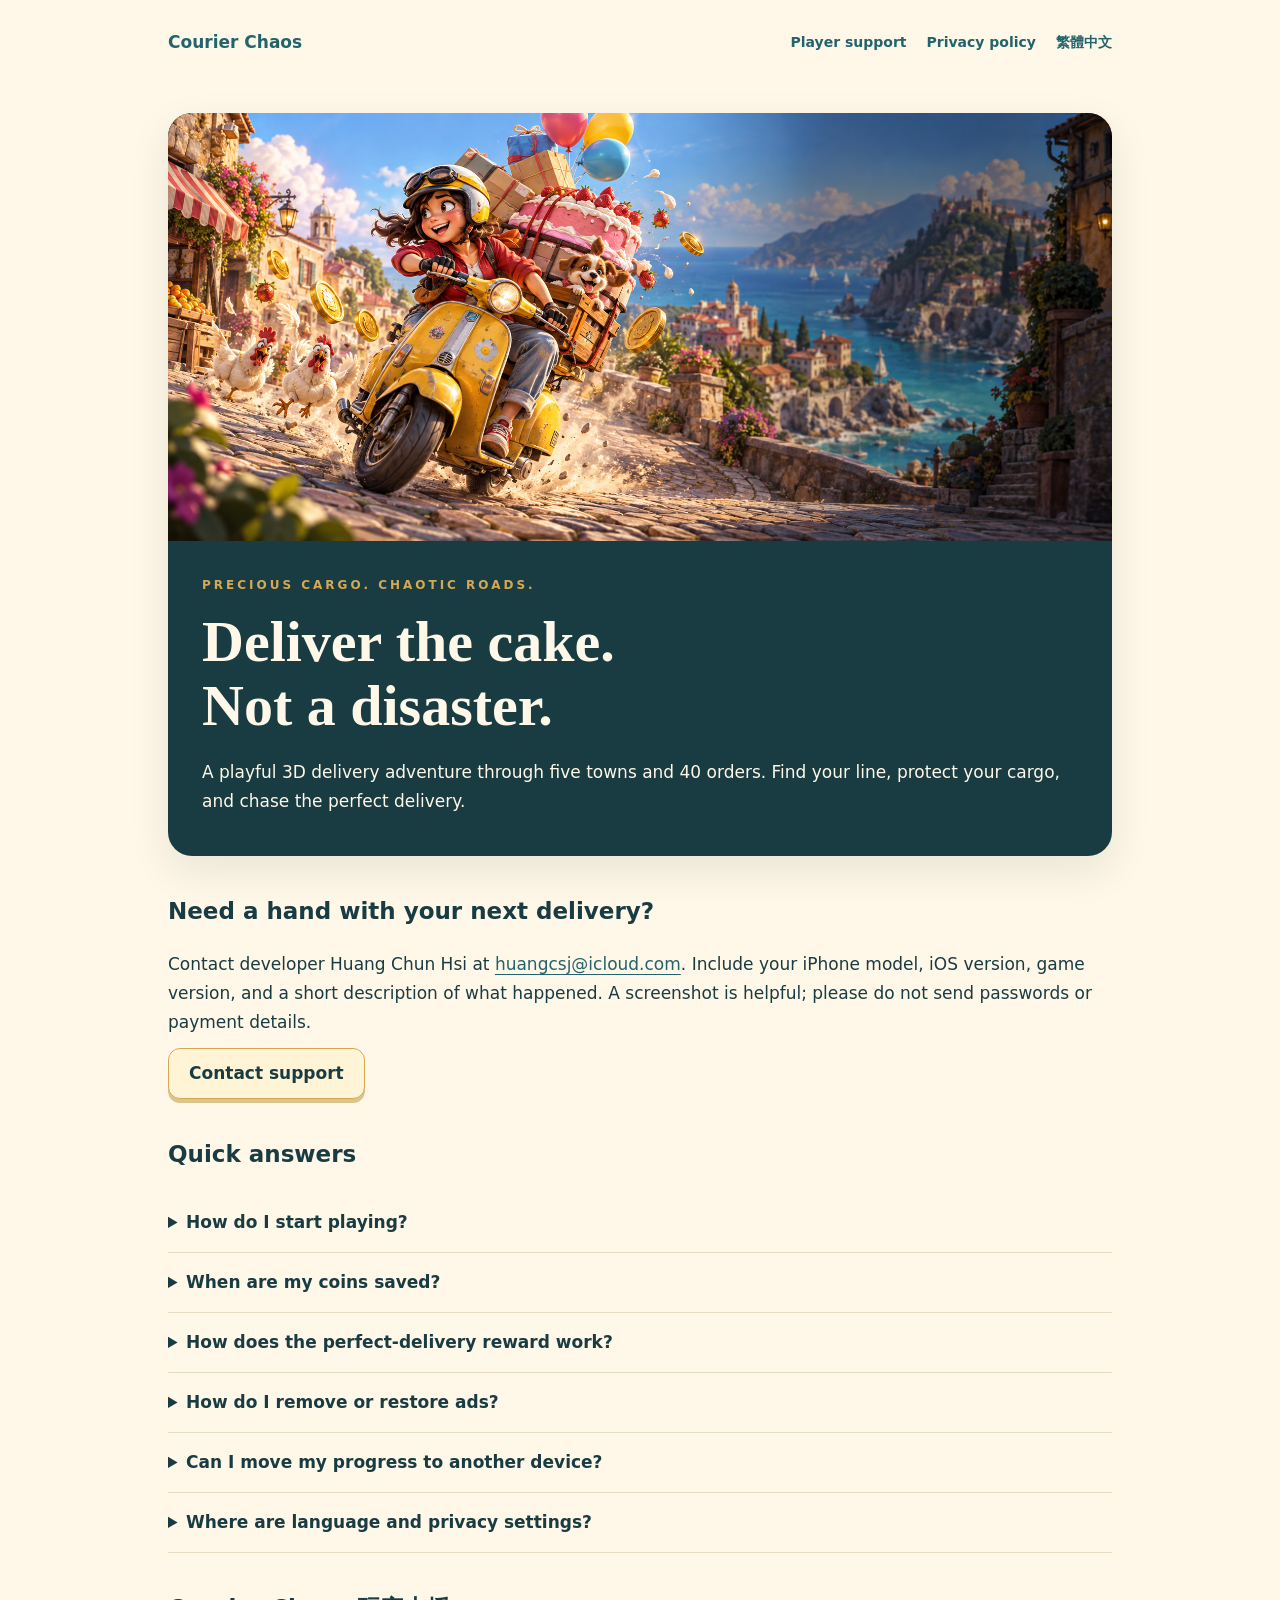
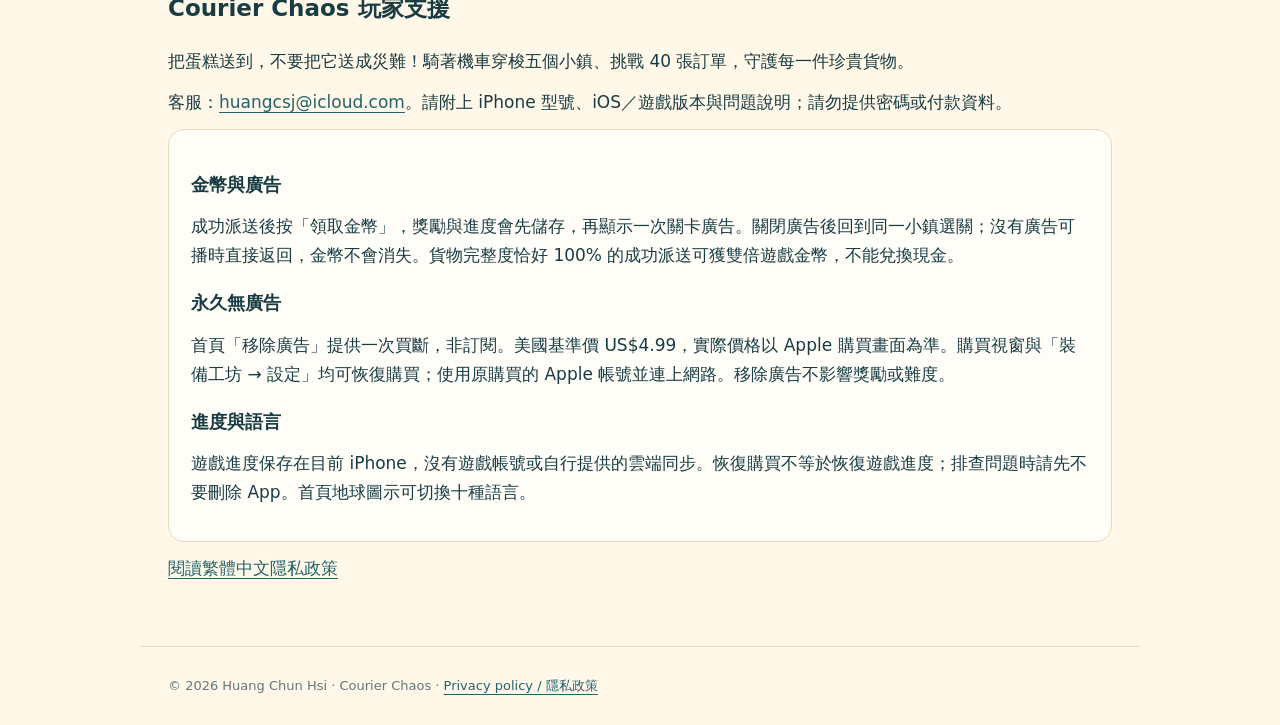
<file: index.html>
<!doctype html><html lang="en"><head><meta charset="utf-8"><meta name="viewport" content="width=device-width,initial-scale=1"><meta name="description" content="Courier Chaos player support: deliver precious cargo across five towns, restore your ad-free purchase, and learn how your information is handled."><title>Courier Chaos — Player Support</title><link rel="stylesheet" href="style.css"></head><body>
<header><a href="index.html">Courier Chaos</a><nav aria-label="Main navigation"><a href="#support">Player support</a><a href="privacy.html">Privacy policy</a><a href="#zh" lang="zh-Hant">繁體中文</a></nav></header>
<main><div class="hero"><img src="courier-hero.png" alt="A female courier on a scooter, balancing a cake and parcels in a lively coastal town"><div><span class="eyebrow">PRECIOUS CARGO. CHAOTIC ROADS.</span><h1>Deliver the cake.<br>Not a disaster.</h1><p>A playful 3D delivery adventure through five towns and 40 orders. Find your line, protect your cargo, and chase the perfect delivery.</p></div></div>
<section id="support"><h2>Need a hand with your next delivery?</h2><p>Contact developer Huang Chun Hsi at <a href="mailto:huangcsj@icloud.com">huangcsj@icloud.com</a>. Include your iPhone model, iOS version, game version, and a short description of what happened. A screenshot is helpful; please do not send passwords or payment details.</p><a class="button" href="mailto:huangcsj@icloud.com?subject=Courier%20Chaos%20Support">Contact support</a></section>
<section><h2>Quick answers</h2>
<details><summary>How do I start playing?</summary><p>Choose Start Delivery, tap the first unlocked town, and select an available order. Hold the throttle to ride; use steering and the brake to protect your cargo. New players begin with the first order and unlock the route forward by making successful deliveries.</p></details>
<details><summary>When are my coins saved?</summary><p>After a successful delivery, tap Claim Coins. The reward and progress are saved before a single end-of-level ad is shown. Closing the ad returns you to the same town's order selection. If an ad is unavailable or cannot be presented, you keep your coins and return without waiting for one.</p></details>
<details><summary>How does the perfect-delivery reward work?</summary><p>A successful delivery with exactly 100% cargo integrity earns a perfect-delivery celebration and twice the normal coin reward. Coins are game currency only, not real money.</p></details>
<details><summary>How do I remove or restore ads?</summary><p>Choose Remove Ads on the home screen for the optional permanent, one-time purchase. It is not a subscription and does not change rewards or difficulty. The U.S. base price is US$4.99; Apple displays your local price before purchase. Restore Purchases is available in the purchase panel and in Workshop → Settings. Use the Apple Account associated with the purchase and an internet connection.</p></details>
<details><summary>Can I move my progress to another device?</summary><p>Game progress, coins, equipment, settings, and language choice are stored locally on the current iPhone. The game does not provide an account or its own cloud-sync service. Restoring the ad-free purchase does not restore game progress. Please avoid deleting the app while troubleshooting.</p></details>
<details><summary>Where are language and privacy settings?</summary><p>Tap the globe on the home screen to select one of ten languages. Open Workshop → Settings for music, sound, haptics, and privacy links. Advertising privacy choices appear there when Google's consent service requires them for your region.</p></details>
</section>
<section id="zh" lang="zh-Hant"><h2>Courier Chaos 玩家支援</h2><p>把蛋糕送到，不要把它送成災難！騎著機車穿梭五個小鎮、挑戰 40 張訂單，守護每一件珍貴貨物。</p><p>客服：<a href="mailto:huangcsj@icloud.com">huangcsj@icloud.com</a>。請附上 iPhone 型號、iOS／遊戲版本與問題說明；請勿提供密碼或付款資料。</p><aside><h3>金幣與廣告</h3><p>成功派送後按「領取金幣」，獎勵與進度會先儲存，再顯示一次關卡廣告。關閉廣告後回到同一小鎮選關；沒有廣告可播時直接返回，金幣不會消失。貨物完整度恰好 100% 的成功派送可獲雙倍遊戲金幣，不能兌換現金。</p><h3>永久無廣告</h3><p>首頁「移除廣告」提供一次買斷，非訂閱。美國基準價 US$4.99，實際價格以 Apple 購買畫面為準。購買視窗與「裝備工坊 → 設定」均可恢復購買；使用原購買的 Apple 帳號並連上網路。移除廣告不影響獎勵或難度。</p><h3>進度與語言</h3><p>遊戲進度保存在目前 iPhone，沒有遊戲帳號或自行提供的雲端同步。恢復購買不等於恢復遊戲進度；排查問題時請先不要刪除 App。首頁地球圖示可切換十種語言。</p></aside><p><a href="privacy.html#zh">閱讀繁體中文隱私政策</a></p></section>
</main><footer>© 2026 Huang Chun Hsi · Courier Chaos · <a href="privacy.html">Privacy policy / 隱私政策</a></footer></body></html>
</file>
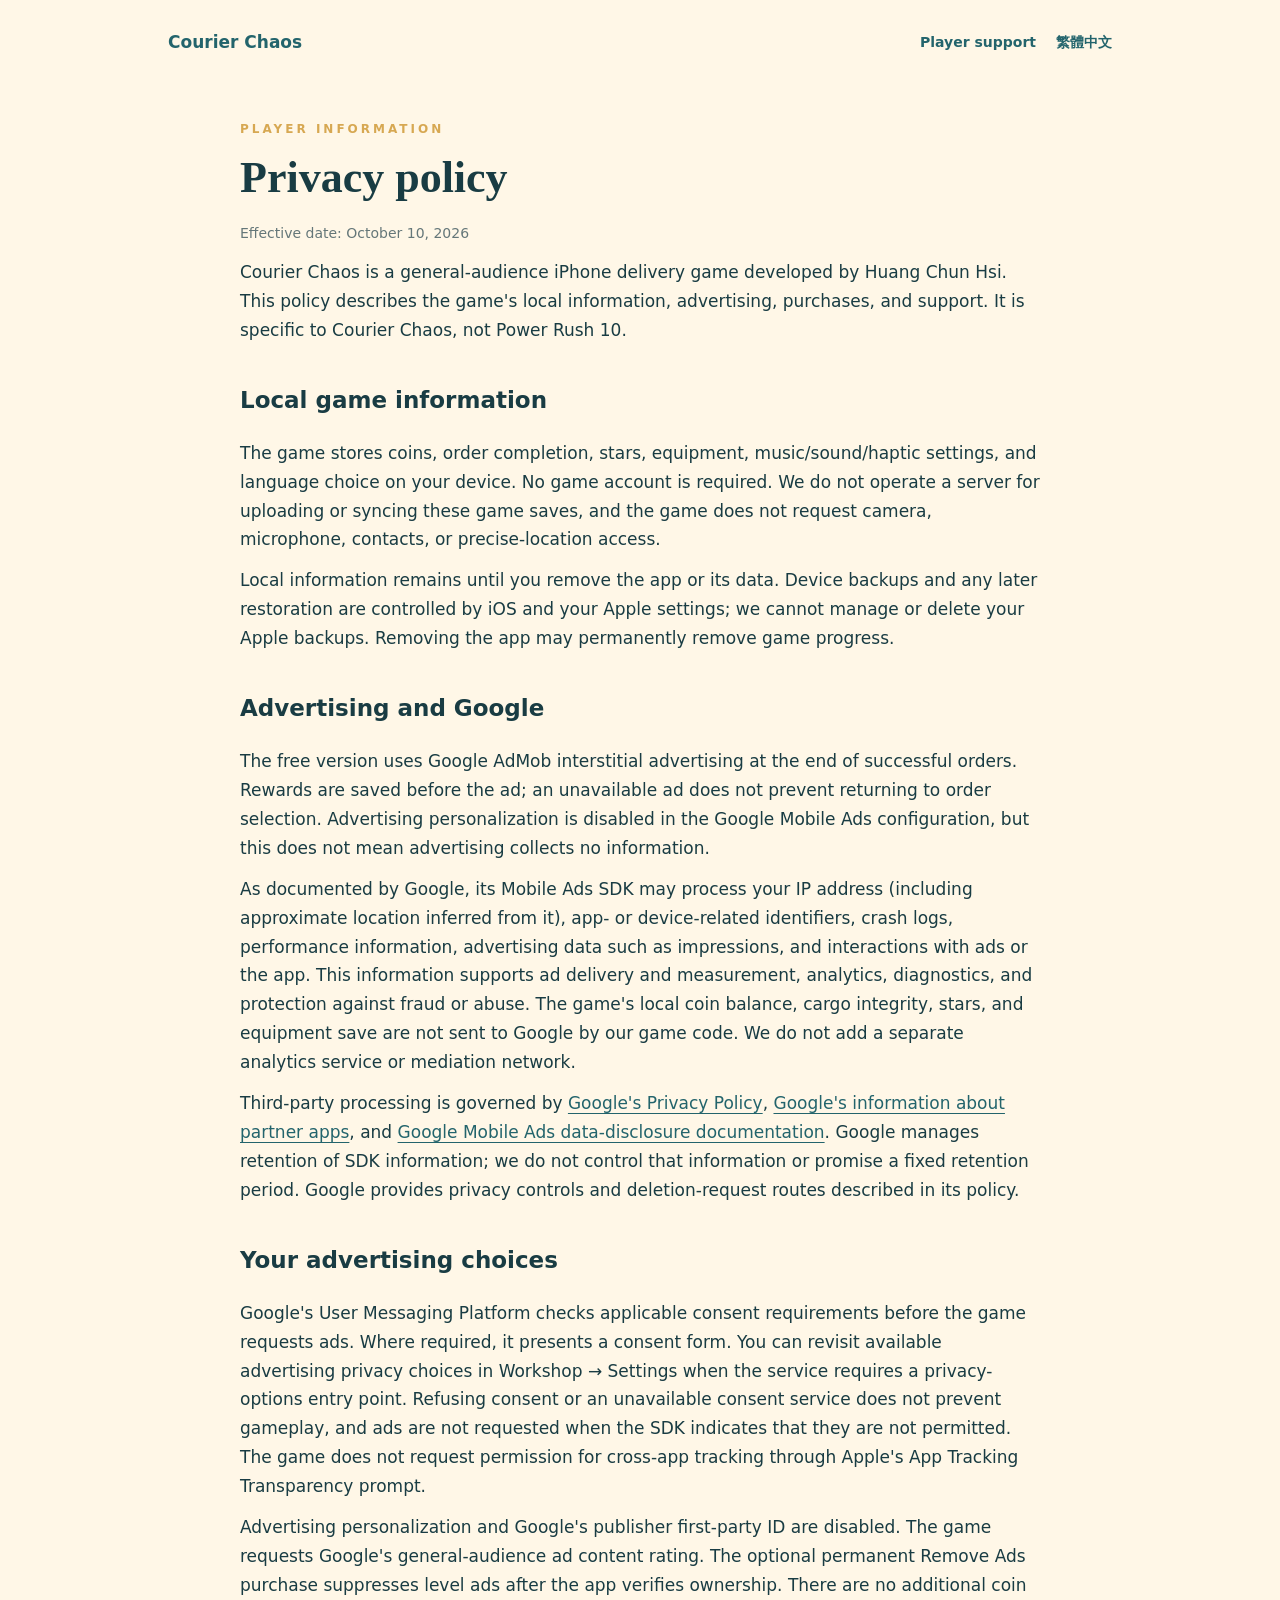
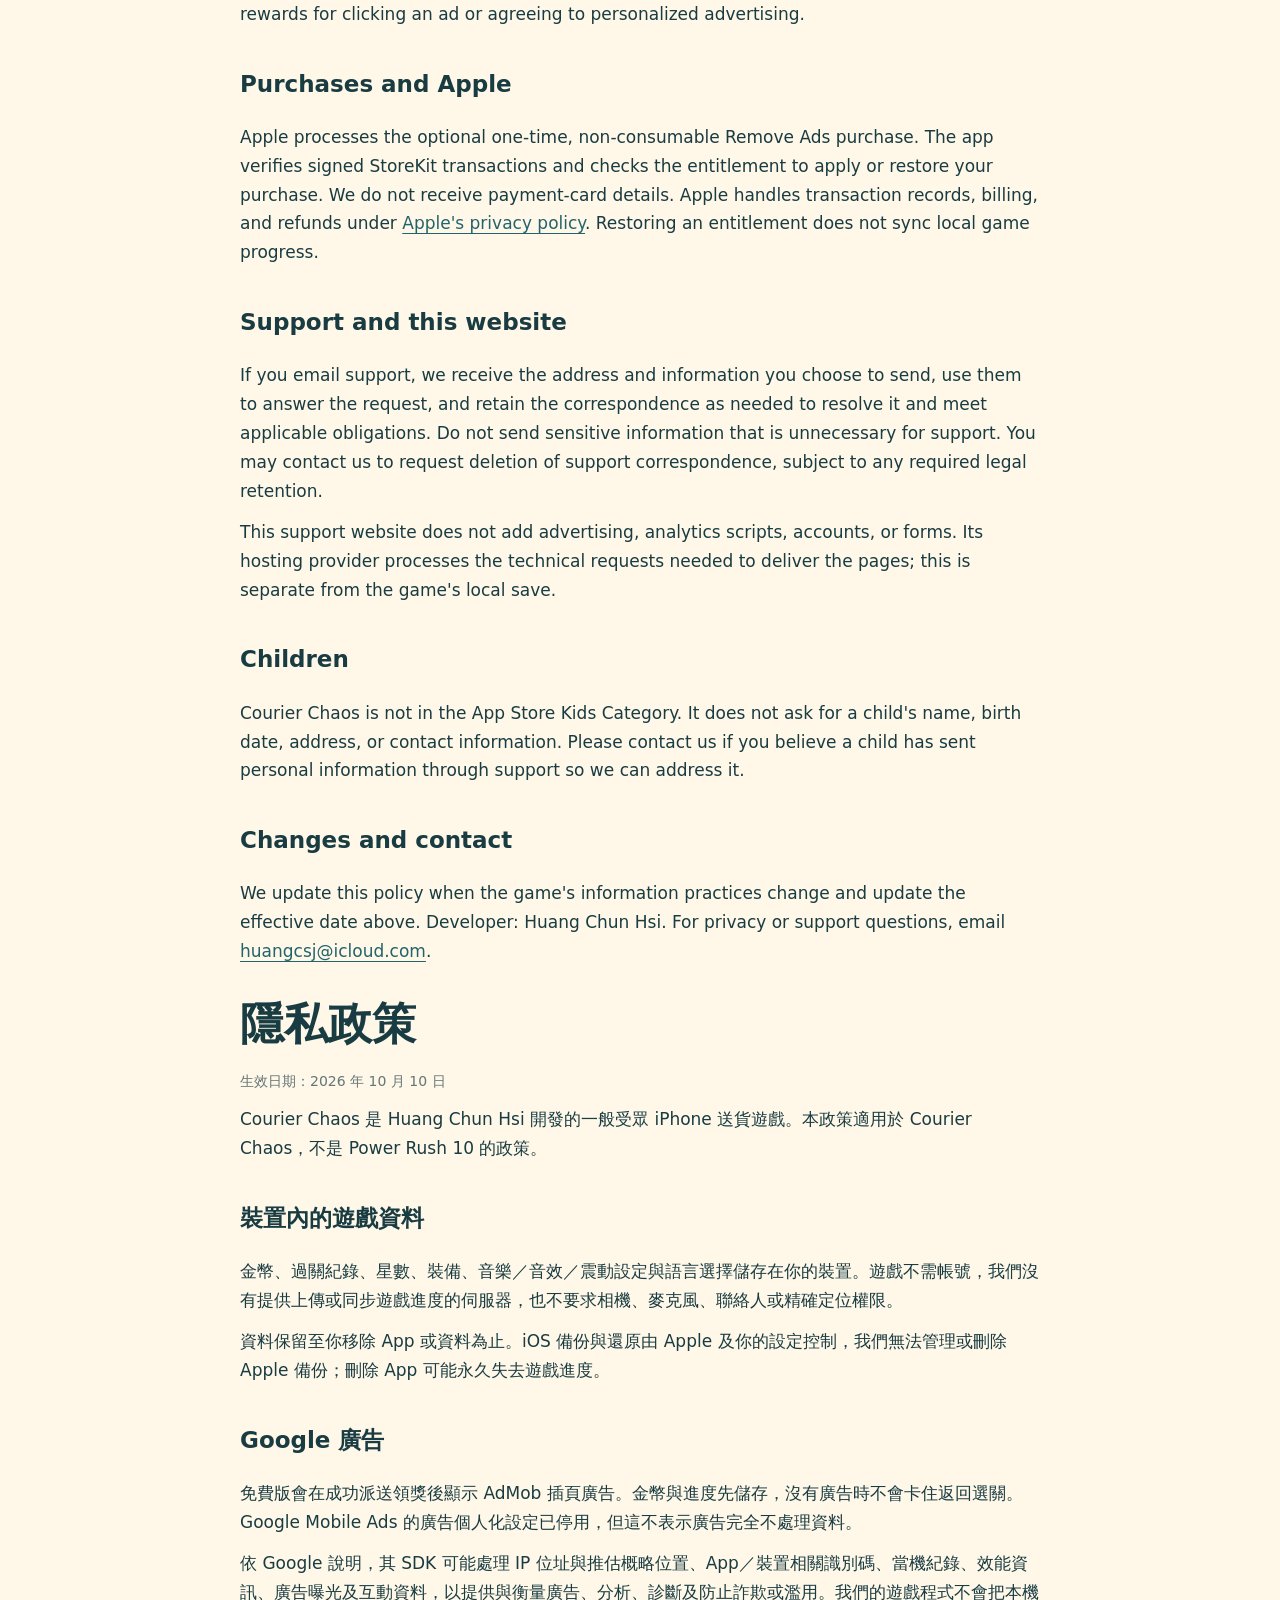
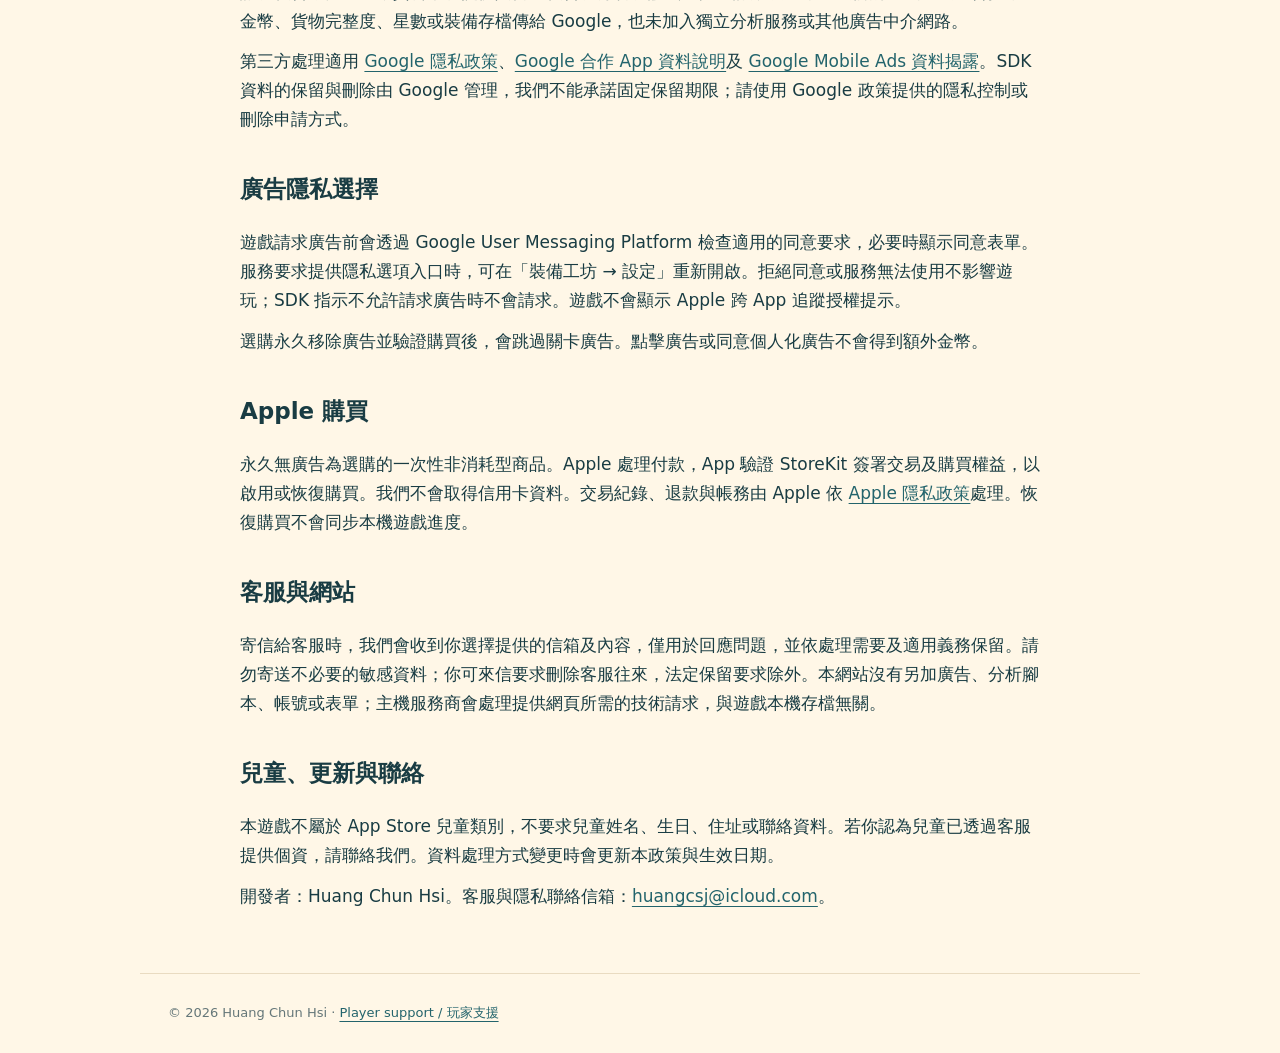
<file: privacy.html>
<!doctype html><html lang="en"><head><meta charset="utf-8"><meta name="viewport" content="width=device-width,initial-scale=1"><meta name="description" content="Courier Chaos privacy policy covering local game saves, Google AdMob advertising, Apple purchases, privacy choices, and support contact."><title>Courier Chaos — Privacy Policy</title><link rel="stylesheet" href="style.css"></head><body><header><a href="index.html">Courier Chaos</a><nav aria-label="Main navigation"><a href="index.html#support">Player support</a><a href="#zh" lang="zh-Hant">繁體中文</a></nav></header><main><article>
<span class="eyebrow">PLAYER INFORMATION</span><h1>Privacy policy</h1><p class="muted">Effective date: October 10, 2026</p><p>Courier Chaos is a general-audience iPhone delivery game developed by Huang Chun Hsi. This policy describes the game's local information, advertising, purchases, and support. It is specific to Courier Chaos, not Power Rush 10.</p>
<h2>Local game information</h2><p>The game stores coins, order completion, stars, equipment, music/sound/haptic settings, and language choice on your device. No game account is required. We do not operate a server for uploading or syncing these game saves, and the game does not request camera, microphone, contacts, or precise-location access.</p><p>Local information remains until you remove the app or its data. Device backups and any later restoration are controlled by iOS and your Apple settings; we cannot manage or delete your Apple backups. Removing the app may permanently remove game progress.</p>
<h2>Advertising and Google</h2><p>The free version uses Google AdMob interstitial advertising at the end of successful orders. Rewards are saved before the ad; an unavailable ad does not prevent returning to order selection. Advertising personalization is disabled in the Google Mobile Ads configuration, but this does not mean advertising collects no information.</p><p>As documented by Google, its Mobile Ads SDK may process your IP address (including approximate location inferred from it), app- or device-related identifiers, crash logs, performance information, advertising data such as impressions, and interactions with ads or the app. This information supports ad delivery and measurement, analytics, diagnostics, and protection against fraud or abuse. The game's local coin balance, cargo integrity, stars, and equipment save are not sent to Google by our game code. We do not add a separate analytics service or mediation network.</p><p>Third-party processing is governed by <a href="https://policies.google.com/privacy">Google's Privacy Policy</a>, <a href="https://policies.google.com/technologies/partner-sites">Google's information about partner apps</a>, and <a href="https://developers.google.com/admob/ios/privacy/data-disclosure">Google Mobile Ads data-disclosure documentation</a>. Google manages retention of SDK information; we do not control that information or promise a fixed retention period. Google provides privacy controls and deletion-request routes described in its policy.</p>
<h2 id="privacy-choices">Your advertising choices</h2><p>Google's User Messaging Platform checks applicable consent requirements before the game requests ads. Where required, it presents a consent form. You can revisit available advertising privacy choices in Workshop → Settings when the service requires a privacy-options entry point. Refusing consent or an unavailable consent service does not prevent gameplay, and ads are not requested when the SDK indicates that they are not permitted. The game does not request permission for cross-app tracking through Apple's App Tracking Transparency prompt.</p><p>Advertising personalization and Google's publisher first-party ID are disabled. The game requests Google's general-audience ad content rating. The optional permanent Remove Ads purchase suppresses level ads after the app verifies ownership. There are no additional coin rewards for clicking an ad or agreeing to personalized advertising.</p>
<h2>Purchases and Apple</h2><p>Apple processes the optional one-time, non-consumable Remove Ads purchase. The app verifies signed StoreKit transactions and checks the entitlement to apply or restore your purchase. We do not receive payment-card details. Apple handles transaction records, billing, and refunds under <a href="https://www.apple.com/legal/privacy/">Apple's privacy policy</a>. Restoring an entitlement does not sync local game progress.</p>
<h2>Support and this website</h2><p>If you email support, we receive the address and information you choose to send, use them to answer the request, and retain the correspondence as needed to resolve it and meet applicable obligations. Do not send sensitive information that is unnecessary for support. You may contact us to request deletion of support correspondence, subject to any required legal retention.</p><p>This support website does not add advertising, analytics scripts, accounts, or forms. Its hosting provider processes the technical requests needed to deliver the pages; this is separate from the game's local save.</p>
<h2>Children</h2><p>Courier Chaos is not in the App Store Kids Category. It does not ask for a child's name, birth date, address, or contact information. Please contact us if you believe a child has sent personal information through support so we can address it.</p>
<h2>Changes and contact</h2><p>We update this policy when the game's information practices change and update the effective date above. Developer: Huang Chun Hsi. For privacy or support questions, email <a href="mailto:huangcsj@icloud.com">huangcsj@icloud.com</a>.</p>
<section id="zh" lang="zh-Hant"><h1>隱私政策</h1><p class="muted">生效日期：2026 年 10 月 10 日</p><p>Courier Chaos 是 Huang Chun Hsi 開發的一般受眾 iPhone 送貨遊戲。本政策適用於 Courier Chaos，不是 Power Rush 10 的政策。</p><h2>裝置內的遊戲資料</h2><p>金幣、過關紀錄、星數、裝備、音樂／音效／震動設定與語言選擇儲存在你的裝置。遊戲不需帳號，我們沒有提供上傳或同步遊戲進度的伺服器，也不要求相機、麥克風、聯絡人或精確定位權限。</p><p>資料保留至你移除 App 或資料為止。iOS 備份與還原由 Apple 及你的設定控制，我們無法管理或刪除 Apple 備份；刪除 App 可能永久失去遊戲進度。</p><h2>Google 廣告</h2><p>免費版會在成功派送領獎後顯示 AdMob 插頁廣告。金幣與進度先儲存，沒有廣告時不會卡住返回選關。Google Mobile Ads 的廣告個人化設定已停用，但這不表示廣告完全不處理資料。</p><p>依 Google 說明，其 SDK 可能處理 IP 位址與推估概略位置、App／裝置相關識別碼、當機紀錄、效能資訊、廣告曝光及互動資料，以提供與衡量廣告、分析、診斷及防止詐欺或濫用。我們的遊戲程式不會把本機金幣、貨物完整度、星數或裝備存檔傳給 Google，也未加入獨立分析服務或其他廣告中介網路。</p><p>第三方處理適用 <a href="https://policies.google.com/privacy">Google 隱私政策</a>、<a href="https://policies.google.com/technologies/partner-sites">Google 合作 App 資料說明</a>及 <a href="https://developers.google.com/admob/ios/privacy/data-disclosure">Google Mobile Ads 資料揭露</a>。SDK 資料的保留與刪除由 Google 管理，我們不能承諾固定保留期限；請使用 Google 政策提供的隱私控制或刪除申請方式。</p><h2>廣告隱私選擇</h2><p>遊戲請求廣告前會透過 Google User Messaging Platform 檢查適用的同意要求，必要時顯示同意表單。服務要求提供隱私選項入口時，可在「裝備工坊 → 設定」重新開啟。拒絕同意或服務無法使用不影響遊玩；SDK 指示不允許請求廣告時不會請求。遊戲不會顯示 Apple 跨 App 追蹤授權提示。</p><p>選購永久移除廣告並驗證購買後，會跳過關卡廣告。點擊廣告或同意個人化廣告不會得到額外金幣。</p><h2>Apple 購買</h2><p>永久無廣告為選購的一次性非消耗型商品。Apple 處理付款，App 驗證 StoreKit 簽署交易及購買權益，以啟用或恢復購買。我們不會取得信用卡資料。交易紀錄、退款與帳務由 Apple 依 <a href="https://www.apple.com/legal/privacy/">Apple 隱私政策</a>處理。恢復購買不會同步本機遊戲進度。</p><h2>客服與網站</h2><p>寄信給客服時，我們會收到你選擇提供的信箱及內容，僅用於回應問題，並依處理需要及適用義務保留。請勿寄送不必要的敏感資料；你可來信要求刪除客服往來，法定保留要求除外。本網站沒有另加廣告、分析腳本、帳號或表單；主機服務商會處理提供網頁所需的技術請求，與遊戲本機存檔無關。</p><h2>兒童、更新與聯絡</h2><p>本遊戲不屬於 App Store 兒童類別，不要求兒童姓名、生日、住址或聯絡資料。若你認為兒童已透過客服提供個資，請聯絡我們。資料處理方式變更時會更新本政策與生效日期。</p><p>開發者：Huang Chun Hsi。客服與隱私聯絡信箱：<a href="mailto:huangcsj@icloud.com">huangcsj@icloud.com</a>。</p></section>
</article></main><footer>© 2026 Huang Chun Hsi · <a href="index.html">Player support / 玩家支援</a></footer></body></html>
</file>
<file: style.css>
:root{color-scheme:light;--ink:#193c43;--cream:#fff7e7;--gold:#d7a852;--line:#e9dbc1}*{box-sizing:border-box}body{margin:0;background:var(--cream);color:var(--ink);font:17px/1.7 system-ui,-apple-system,BlinkMacSystemFont,"Segoe UI",sans-serif}a{color:#23646c;text-underline-offset:4px}header,main,footer{max-width:1000px;margin:auto;padding:28px}header{display:flex;justify-content:space-between;gap:16px;align-items:center}header a{text-decoration:none;font-weight:700}nav{display:flex;gap:20px;flex-wrap:wrap;font-size:14px}.hero{border-radius:24px;overflow:hidden;background:#193c43;color:var(--cream);box-shadow:0 15px 40px #193c4318}.hero img{display:block;width:100%;height:auto}.hero div{padding:28px 34px}.eyebrow{letter-spacing:3px;font-size:12px;font-weight:700;color:var(--gold)}h1{font-family:Georgia,serif;font-size:clamp(34px,6vw,58px);line-height:1.1;margin:12px 0 20px}h2{font-size:23px;margin-top:36px}h3{font-size:18px;margin-bottom:5px}p{margin:12px 0}section{margin:35px 0}article{max-width:800px;margin:auto}article h1{font-size:44px}aside{border:1px solid var(--line);border-radius:16px;padding:22px;background:#fffdf7}.muted{color:#657779;font-size:14px}.button{display:inline-block;border:1px solid var(--gold);border-radius:12px;padding:10px 20px;background:#fff5d6;color:var(--ink);font-weight:700;text-decoration:none;box-shadow:0 4px 0 #dcc58c}footer{border-top:1px solid var(--line);font-size:13px;color:#657779}details{border-bottom:1px solid var(--line);padding:15px 0}summary{cursor:pointer;font-weight:650}:focus-visible{outline:3px solid #bd882d;outline-offset:4px}@media(max-width:600px){header,main,footer{padding:20px}header{align-items:flex-start;flex-direction:column}.hero div{padding:24px}article h1{font-size:34px}}
</file>
